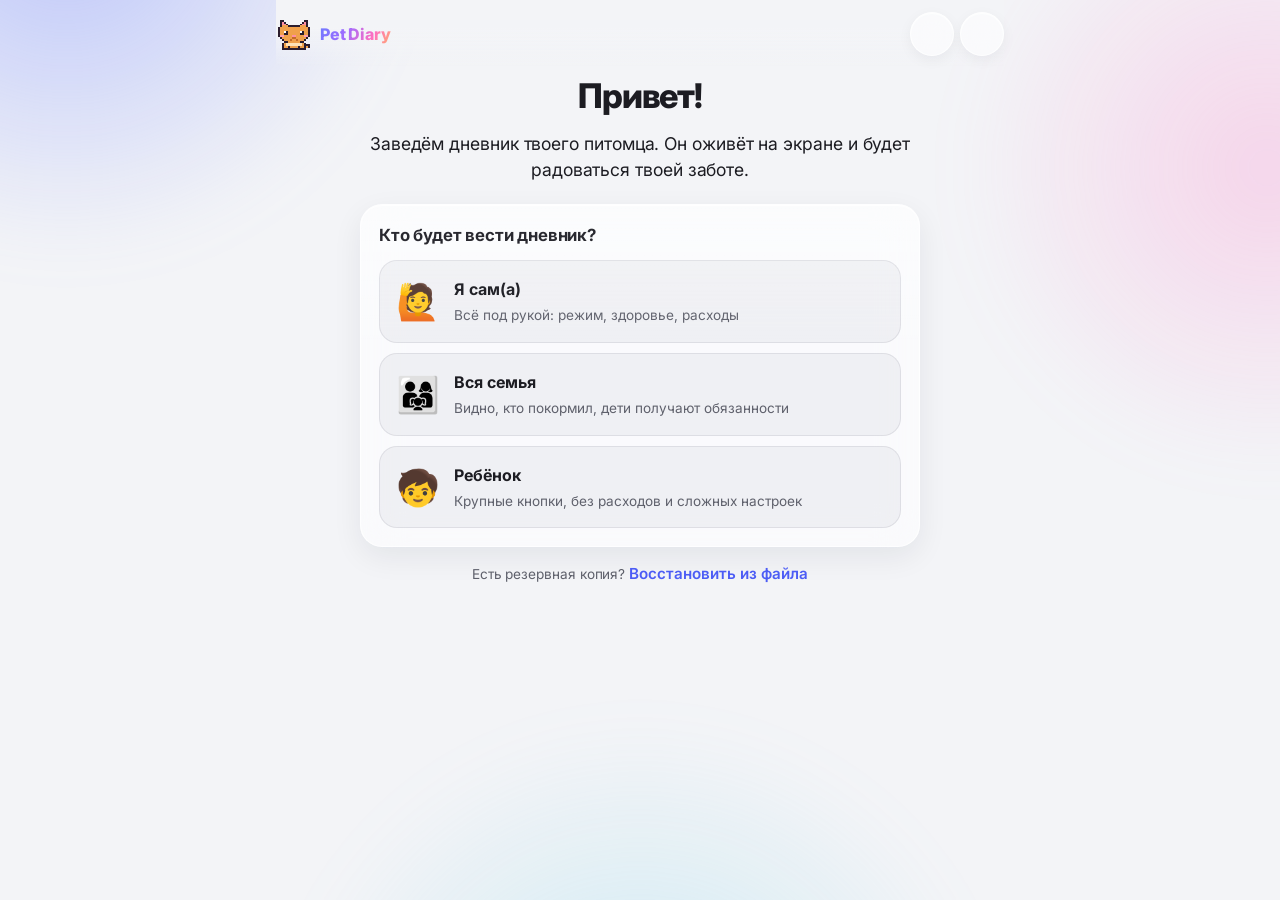
<file: index.html>
<!doctype html>
<html lang="ru">
  <head>
    <meta charset="UTF-8" />
    <meta name="viewport" content="width=device-width, initial-scale=1, viewport-fit=cover" />
    <title>Pet Diary — пиксельный дневник питомца</title>
    <meta
      name="description"
      content="Дневник питомца в пиксельном стиле: кормления, прогулки, прививки с напоминаниями, вес, расходы и статистика. Работает офлайн, данные хранятся только у вас."
    />
    <meta name="theme-color" content="#f3f4f7" />
    <meta name="apple-mobile-web-app-capable" content="yes" />
    <meta name="mobile-web-app-capable" content="yes" />
    <meta name="apple-mobile-web-app-status-bar-style" content="default" />
    <meta name="apple-mobile-web-app-title" content="Pet Diary" />
    <meta property="og:title" content="Pet Diary — пиксельный дневник питомца" />
    <meta property="og:description" content="Заботьтесь о питомце как в тамагочи, только по-настоящему." />
    <meta property="og:type" content="website" />
    <link rel="manifest" href="manifest.webmanifest" />
    <link rel="icon" href="icons/icon.svg" type="image/svg+xml" />
    <link rel="apple-touch-icon" href="icons/icon-192.png" />
    <link rel="preconnect" href="https://fonts.googleapis.com" />
    <link rel="preconnect" href="https://fonts.gstatic.com" crossorigin />
    <link
      href="https://fonts.googleapis.com/css2?family=Inter:wght@400;500;600;700;800&family=Nunito:wght@400;600;700;800&family=Press+Start+2P&display=swap&subset=cyrillic"
      rel="stylesheet"
    />
    <link rel="stylesheet" href="css/style.css" />
    <link rel="stylesheet" href="css/glass.css" />
    <script>
      // Тему ставим до отрисовки, чтобы не было вспышки светлого экрана
      try {
        var s = JSON.parse(localStorage.getItem("pet-diary-v2"));
        var t = s && s.settings && s.settings.theme;
        if (t === "light" || t === "dark") document.documentElement.dataset.theme = t;
      } catch (e) {}
    </script>
  </head>
  <body>
    <a class="skip-link" href="#main">К содержимому</a>

    <div class="app" id="app">
      <header class="topbar">
        <a class="logo" href="#home" aria-label="Pet Diary — на главную">
          <canvas class="logo-icon" id="logo-icon" width="18" height="18" aria-hidden="true"></canvas>
          <span>Pet Diary</span>
        </a>
        <div class="pet-switcher" id="pet-switcher" role="tablist" aria-label="Питомцы"></div>
        <div class="topbar-tools">
          <button class="icon-btn member-btn" id="member-btn" type="button" hidden></button>
          <button class="icon-btn" id="sound-toggle" type="button" aria-label="Звук"></button>
          <button class="icon-btn" id="theme-toggle" type="button" aria-label="Тема"></button>
          <a class="icon-btn" href="#settings" aria-label="Настройки">⚙️</a>
        </div>
      </header>

      <main id="main" tabindex="-1">
        <!-- Онбординг: первый питомец -->
        <section class="view" data-view="welcome" hidden>
          <div class="welcome">
            <h1 class="pixel-title">Привет!</h1>
            <p class="lead">Заведём дневник твоего питомца. Он оживёт на экране и будет радоваться твоей заботе.</p>
            <div class="card welcome-who" id="welcome-who" hidden>
              <h2 class="card-title">Кто будет вести дневник?</h2>
              <div class="who-grid">
                <button type="button" class="who-option" data-who="solo">
                  <span class="who-icon">🙋</span><strong>Я сам(а)</strong><span class="muted small">Всё под рукой: режим, здоровье, расходы</span>
                </button>
                <button type="button" class="who-option" data-who="family">
                  <span class="who-icon">👨‍👩‍👧</span><strong>Вся семья</strong><span class="muted small">Видно, кто покормил, дети получают обязанности</span>
                </button>
                <button type="button" class="who-option" data-who="kid">
                  <span class="who-icon">🧒</span><strong>Ребёнок</strong><span class="muted small">Крупные кнопки, без расходов и сложных настроек</span>
                </button>
              </div>
            </div>
            <div class="card" id="welcome-card">
              <canvas class="welcome-preview" id="welcome-preview" aria-hidden="true"></canvas>
              <div id="welcome-form"></div>
            </div>
            <p class="muted small">Есть резервная копия? <button class="link-btn" type="button" id="welcome-import">Восстановить из файла</button></p>
          </div>
        </section>

        <!-- Главная -->
        <section class="view" data-view="home" hidden>
          <div id="reminders"></div>

          <div class="card scene-card">
            <canvas class="scene" id="scene" aria-label="Питомец. Нажми, чтобы погладить" role="img"></canvas>
            <div class="speech" id="speech" role="status" hidden></div>
            <div class="scene-info">
              <div>
                <h1 class="pet-name" id="pet-name"></h1>
                <p class="pet-meta" id="pet-meta"></p>
              </div>
              <div class="mood" id="mood"></div>
            </div>
            <p class="scene-hint muted small">Нажми на питомца, чтобы погладить 💕</p>
          </div>

          <div class="card" id="chores-card" hidden>
            <h2 class="card-title">Обязанности</h2>
            <div class="chores" id="chores"></div>
          </div>

          <div class="card">
            <div class="card-head">
              <h2 class="card-title">План на сегодня</h2>
              <button class="link-btn" type="button" id="plan-setup">Настроить</button>
            </div>
            <div class="plan" id="plan"></div>
            <div class="weather" id="weather" hidden></div>
          </div>

          <div class="card">
            <h2 class="card-title">Быстрые действия</h2>
            <div class="actions" id="actions"></div>
            <form class="note-form composer" id="note-form">
              <input id="note-input" maxlength="200" placeholder="✨ Заметка: ужин не доеден, чихает…" aria-label="Текст заметки" />
              <button type="button" class="composer-btn" id="photo-btn" aria-label="Добавить фото">📷</button>
              <button type="submit" class="btn composer-send" aria-label="Сохранить заметку">↑</button>
            </form>
            <input type="file" id="photo-input" accept="image/*" hidden />
            <button class="btn btn-ghost btn-block symptom-btn" type="button" id="symptom-btn">🤒 Что-то не так</button>
          </div>

          <div class="card needs-card">
            <h2 class="card-title">Состояние</h2>
            <div class="needs" id="needs"></div>
          </div>

          <div class="card">
            <div class="card-head">
              <h2 class="card-title">Сегодня</h2>
              <a href="#journal" class="link-btn">Весь журнал →</a>
            </div>
            <ul class="timeline" id="today-list"></ul>
          </div>

          <div class="card" id="memories-card" hidden>
            <h2 class="card-title" id="memories-title"></h2>
            <div id="memories"></div>
          </div>

          <div class="card fact-card">
            <div class="card-head">
              <h2 class="card-title"><span class="ai-spark" aria-hidden="true">✦</span> Знаешь ли ты?</h2>
              <button class="link-btn" type="button" id="fact-more">Ещё факт</button>
            </div>
            <p class="fact-text" id="fact-text"></p>
          </div>
        </section>

        <!-- Журнал -->
        <section class="view" data-view="journal" hidden>
          <div class="view-head">
            <h1 class="pixel-title">Журнал</h1>
            <button class="btn" type="button" id="journal-add">＋ Запись</button>
          </div>
          <div class="toolbar">
            <input type="search" id="journal-search" placeholder="Поиск по заметкам…" aria-label="Поиск" />
          </div>
          <div class="chips" id="journal-filters" role="group" aria-label="Фильтр по типу"></div>
          <div id="journal-list"></div>
          <button class="btn btn-ghost btn-block" type="button" id="journal-more" hidden>Показать ещё</button>
        </section>

        <!-- Здоровье -->
        <section class="view" data-view="health" hidden>
          <div class="view-head">
            <h1 class="pixel-title">Здоровье</h1>
            <button class="btn" type="button" id="health-add">＋ Событие</button>
          </div>
          <div class="card">
            <div class="card-head">
              <h2 class="card-title">Самочувствие</h2>
              <button class="btn btn-small btn-ghost" type="button" id="symptom-add">🤒 Симптом</button>
            </div>
            <ul class="list" id="symptom-list"></ul>
            <button class="btn btn-block" type="button" id="vet-report-btn">📋 Отчёт для врача</button>
          </div>
          <div class="card">
            <h2 class="card-title">Скоро</h2>
            <ul class="list" id="health-upcoming"></ul>
          </div>
          <div class="card">
            <div class="card-head">
              <h2 class="card-title">Вес</h2>
              <button class="btn btn-small" type="button" id="weight-add">＋ Взвесить</button>
            </div>
            <div id="weight-summary" class="stat-row"></div>
            <div id="weight-chart" class="chart-wrap"></div>
            <ul class="list compact" id="weight-list"></ul>
          </div>
          <div class="card">
            <h2 class="card-title">Медицинская карта</h2>
            <div class="chips" id="health-filters"></div>
            <ul class="list" id="health-list"></ul>
          </div>
        </section>

        <!-- Расходы -->
        <section class="view" data-view="money" hidden>
          <div class="view-head">
            <h1 class="pixel-title">Расходы</h1>
            <button class="btn" type="button" id="expense-add">＋ Расход</button>
          </div>
          <div class="card">
            <div class="month-nav">
              <button class="icon-btn" type="button" id="month-prev" aria-label="Предыдущий месяц">◀</button>
              <h2 class="card-title" id="month-title"></h2>
              <button class="icon-btn" type="button" id="month-next" aria-label="Следующий месяц">▶</button>
            </div>
            <div class="stat-row" id="money-summary"></div>
            <div id="money-categories" class="category-bars"></div>
          </div>
          <div class="card">
            <h2 class="card-title">За полгода</h2>
            <div id="money-chart" class="chart-wrap"></div>
          </div>
          <div class="card">
            <h2 class="card-title">Траты месяца</h2>
            <ul class="list" id="money-list"></ul>
          </div>
        </section>

        <!-- Статистика и достижения -->
        <section class="view" data-view="stats" hidden>
          <div class="view-head">
            <h1 class="pixel-title">Статистика</h1>
            <button class="btn" type="button" id="report-btn">📸 Итоги месяца</button>
          </div>
          <div class="tiles" id="stats-tiles"></div>
          <div class="card">
            <h2 class="card-title">Активность за 7 дней</h2>
            <div id="stats-week" class="chart-wrap"></div>
          </div>
          <div class="card">
            <h2 class="card-title">Календарь заботы</h2>
            <div class="heatmap" id="stats-heatmap"></div>
            <div class="heatmap-legend muted small">меньше <i></i><i></i><i></i><i></i> больше</div>
          </div>
          <div class="card">
            <h2 class="card-title">Чем занимались</h2>
            <div id="stats-types" class="category-bars"></div>
          </div>
          <div class="card">
            <h2 class="card-title">Достижения <span class="muted" id="ach-count"></span></h2>
            <div class="achievements" id="achievements"></div>
          </div>
        </section>

        <!-- Настройки -->
        <section class="view" data-view="settings" hidden>
          <h1 class="pixel-title">Настройки</h1>
          <div class="card">
            <div class="card-head">
              <h2 class="card-title">Питомцы</h2>
              <button class="btn btn-small" type="button" id="pet-add">＋ Добавить</button>
            </div>
            <ul class="list" id="pets-list"></ul>
            <button class="btn btn-danger btn-block lost-btn" type="button" id="lost-btn">🆘 Питомец потерялся</button>
            <p class="muted small">Листовка для подъездов и соцсетей, а ещё QR-бирка на ошейник: нашедший отсканирует её и сразу увидит, кому звонить.</p>
          </div>
          <div class="card">
            <div class="card-head">
              <h2 class="card-title">Семья</h2>
              <button class="btn btn-small" type="button" id="member-add">＋ Человек</button>
            </div>
            <ul class="list" id="family-list"></ul>
          </div>
          <div class="card settings">
            <h2 class="card-title">Оформление и звук</h2>
            <label class="setting">
              <span>Детский режим<br /><small class="muted">Крупные кнопки, без расходов и опасных настроек</small></span>
              <input type="checkbox" id="set-kid" class="switch" />
            </label>
            <label class="setting">
              <span>Тема</span>
              <select id="set-theme">
                <option value="auto">Как в системе</option>
                <option value="light">Светлая</option>
                <option value="dark">Тёмная</option>
              </select>
            </label>
            <label class="setting">
              <span>8-битные звуки</span>
              <input type="checkbox" id="set-sound" class="switch" />
            </label>
            <label class="setting">
              <span>Напоминания о прививках и днях рождения</span>
              <input type="checkbox" id="set-notify" class="switch" />
            </label>
            <label class="setting">
              <span>Погода и советы для прогулок<br /><small class="muted">Нужен доступ к местоположению. Координаты округляются до ~1 км и уходят только в сервис погоды Open-Meteo.</small></span>
              <input type="checkbox" id="set-weather" class="switch" />
            </label>
            <label class="setting">
              <span>Валюта</span>
              <select id="set-currency">
                <option value="RUB">₽ Рубль</option>
                <option value="BYN">Br Белорусский рубль</option>
                <option value="KZT">₸ Тенге</option>
                <option value="UAH">₴ Гривна</option>
                <option value="USD">$ Доллар</option>
                <option value="EUR">€ Евро</option>
              </select>
            </label>
          </div>
          <div class="card settings">
            <h2 class="card-title">Данные</h2>
            <p class="muted small">Все записи хранятся только в этом браузере. Делай резервную копию, чтобы перенести дневник на другое устройство. <span id="backup-info"></span></p>
            <div class="button-row">
              <button class="btn" type="button" id="export-btn">💾 Скачать копию</button>
              <button class="btn btn-ghost" type="button" id="memo-btn">🤝 Памятка для няни</button>
              <button class="btn btn-ghost" type="button" id="import-btn">📂 Восстановить</button>
              <button class="btn btn-ghost" type="button" id="csv-btn">📊 Журнал в CSV</button>
              <button class="btn btn-ghost" type="button" id="print-btn">🖨️ Паспорт питомца</button>
            </div>
            <input type="file" id="import-file" accept="application/json,.json" hidden />
            <p id="storage-warning" class="warning small" hidden>⚠️ Браузер не даёт сохранять данные (приватный режим?). Записи пропадут после закрытия вкладки.</p>
          </div>
          <div class="card settings danger-zone">
            <h2 class="card-title">Опасная зона</h2>
            <button class="btn btn-danger" type="button" id="reset-btn">Стереть все данные</button>
          </div>
          <p class="about muted small">
            Pet Diary · сделано с 💕 Дарьей Сидоренко ·
            <a href="https://t.me/dasha_si1" target="_blank" rel="noopener">Telegram</a> ·
            <a href="https://github.com/dasha-sidorenko/pet-diary" target="_blank" rel="noopener">GitHub</a>
          </p>
        </section>
      </main>

      <nav class="tabbar" id="tabbar" aria-label="Разделы">
        <a href="#home" data-tab="home"><span class="tab-icon">🏠</span><span>Главная</span></a>
        <a href="#journal" data-tab="journal"><span class="tab-icon">📖</span><span>Журнал</span></a>
        <a href="#health" data-tab="health"><span class="tab-icon">❤️</span><span>Здоровье</span><b class="badge" id="health-badge" hidden></b></a>
        <a href="#money" data-tab="money"><span class="tab-icon">💰</span><span>Расходы</span></a>
        <a href="#stats" data-tab="stats"><span class="tab-icon">🏆</span><span>Итоги</span></a>
      </nav>
    </div>

    <dialog class="modal" id="modal">
      <form method="dialog" class="modal-body" id="modal-form" novalidate></form>
    </dialog>

    <div class="toasts" id="toasts" aria-live="polite"></div>
    <div class="print-area" id="print-area" aria-hidden="true"></div>

    <script src="js/utils.js"></script>
    <script src="js/store.js"></script>
    <script src="js/sprites.js"></script>
    <script src="js/sound.js"></script>
    <script src="js/charts.js"></script>
    <script src="js/weather.js"></script>
    <script src="js/vendor/qrcode.min.js"></script>
    <script src="js/ui.js"></script>
    <script src="js/photos.js"></script>
    <script src="js/content.js"></script>
    <script src="js/family.js"></script>
    <script src="js/report.js"></script>
    <script src="js/lost.js"></script>
    <script src="js/views/home.js"></script>
    <script src="js/views/journal.js"></script>
    <script src="js/views/health.js"></script>
    <script src="js/views/money.js"></script>
    <script src="js/views/stats.js"></script>
    <script src="js/views/settings.js"></script>
    <script src="js/app.js"></script>
  </body>
</html>
</file>
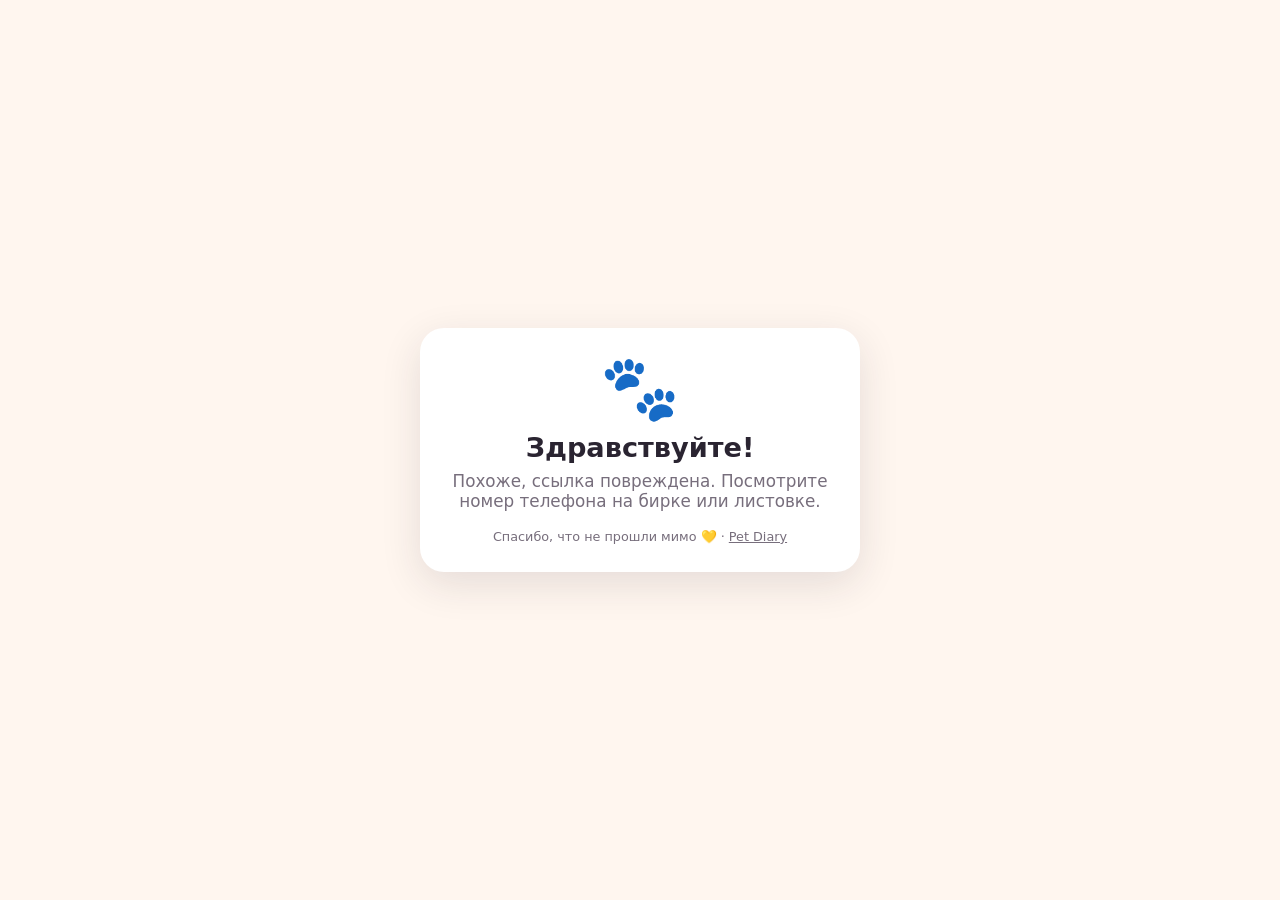
<file: found.html>
<!doctype html>
<html lang="ru">
  <head>
    <meta charset="UTF-8" />
    <meta name="viewport" content="width=device-width, initial-scale=1" />
    <meta name="robots" content="noindex" />
    <title>Я потерялся! — Pet Diary</title>
    <meta name="theme-color" content="#ff7a45" />
    <link rel="icon" href="icons/icon.svg" type="image/svg+xml" />
    <style>
      /* Страница для того, кто нашёл питомца: открывается по QR с бирки или листовки.
         Все данные — в части ссылки после #, она не отправляется на сервер. */
      :root {
        --bg: #fff6ef;
        --card: #ffffff;
        --ink: #2a2431;
        --muted: #776e7c;
        --accent: #ff7a45;
        --green: #2fa866;
        color-scheme: light;
      }
      * {
        box-sizing: border-box;
      }
      body {
        margin: 0;
        min-height: 100vh;
        font-family: "Segoe UI", system-ui, -apple-system, Roboto, sans-serif;
        background: var(--bg);
        color: var(--ink);
        display: flex;
        align-items: center;
        justify-content: center;
        padding: 24px 16px;
      }
      main {
        width: 100%;
        max-width: 440px;
        background: var(--card);
        border-radius: 24px;
        box-shadow: 0 12px 40px rgba(42, 36, 49, 0.12);
        padding: 28px 22px;
        text-align: center;
      }
      .emoji {
        font-size: 64px;
        line-height: 1;
      }
      h1 {
        margin: 12px 0 6px;
        font-size: 1.7rem;
        line-height: 1.2;
      }
      .lead {
        margin: 0 0 18px;
        color: var(--muted);
        font-size: 1.05rem;
      }
      .facts {
        text-align: left;
        background: #faf6f1;
        border-radius: 16px;
        padding: 12px 16px;
        margin: 0 0 20px;
      }
      .facts p {
        margin: 6px 0;
      }
      .btn {
        display: flex;
        align-items: center;
        justify-content: center;
        gap: 8px;
        width: 100%;
        padding: 16px;
        margin-top: 10px;
        border-radius: 16px;
        font-size: 1.15rem;
        font-weight: 700;
        text-decoration: none;
        color: #fff;
        background: var(--green);
      }
      .btn.secondary {
        background: #efe9e2;
        color: var(--ink);
      }
      .tips {
        margin: 22px 0 0;
        text-align: left;
        color: var(--muted);
        font-size: 0.95rem;
      }
      .tips li {
        margin-bottom: 6px;
      }
      footer {
        margin-top: 18px;
        font-size: 0.8rem;
        color: var(--muted);
      }
      footer a {
        color: var(--muted);
      }
    </style>
  </head>
  <body>
    <main id="card">
      <div class="emoji" id="emoji">🐾</div>
      <h1 id="title">Здравствуйте!</h1>
      <p class="lead" id="lead">Похоже, ссылка повреждена. Посмотрите номер телефона на бирке или листовке.</p>
      <div class="facts" id="facts" hidden></div>
      <div id="actions"></div>
      <ul class="tips" id="tips" hidden>
        <li>Если можно — дайте воды и подержите в тёплом спокойном месте.</li>
        <li>Не кормите незнакомой едой: у питомца может быть аллергия.</li>
        <li>Если не дозвонились — в любой ветклинике бесплатно проверят чип.</li>
      </ul>
      <footer>Спасибо, что не прошли мимо 💛 · <a href="./">Pet Diary</a></footer>
    </main>
    <script>
      (function () {
        "use strict";
        var EMOJI = { dog: "🐶", cat: "🐱", rodent: "🐹", bird: "🐦", other: "🐾" };

        function decode(hash) {
          var raw = hash.replace(/^#d=/, "").replace(/-/g, "+").replace(/_/g, "/");
          while (raw.length % 4) raw += "=";
          var bin = atob(raw);
          var bytes = new Uint8Array(bin.length);
          for (var i = 0; i < bin.length; i++) bytes[i] = bin.charCodeAt(i);
          return JSON.parse(new TextDecoder().decode(bytes));
        }

        function el(tag, attrs, text) {
          var node = document.createElement(tag);
          Object.keys(attrs || {}).forEach(function (k) {
            node.setAttribute(k, attrs[k]);
          });
          if (text) node.textContent = text;
          return node;
        }

        var data;
        try {
          data = decode(location.hash);
        } catch (e) {
          return;
        }
        if (!data || typeof data.n !== "string") return;

        var name = data.n.slice(0, 40);
        var female = data.x === "f";
        document.title = name + " потерял" + (female ? "ась" : "ся") + " — Pet Diary";
        document.getElementById("emoji").textContent = EMOJI[data.s] || "🐾";
        document.getElementById("title").textContent = "Меня зовут " + name + "!";
        document.getElementById("lead").textContent = "Кажется, я потерял" + (female ? "ась" : "ся") + ". Пожалуйста, позвоните по номеру ниже — меня очень ждут дома.";

        var facts = document.getElementById("facts");
        var rows = [];
        if (data.a) rows.push(["⛔ Мне нельзя", data.a]);
        if (data.m) rows.push(["💡 Важно", data.m]);
        if (data.c) rows.push(["🔖 Чип", data.c]);
        rows.forEach(function (r) {
          var p = el("p");
          p.append(el("strong", {}, r[0] + ": "), document.createTextNode(String(r[1]).slice(0, 200)));
          facts.append(p);
        });
        facts.hidden = !rows.length;

        // В ссылку tel: пропускаем только цифры и плюс
        var phone = String(data.p || "").replace(/[^\d+]/g, "");
        var actions = document.getElementById("actions");
        if (phone.length >= 5) {
          actions.append(el("a", { class: "btn", href: "tel:" + phone }, "📞 Позвонить: " + data.p));
          var sms = "Здравствуйте! Я нашёл(ла) " + name + ".";
          actions.append(el("a", { class: "btn secondary", href: "sms:" + phone + "?body=" + encodeURIComponent(sms) }, "💬 Написать SMS"));
        }
        document.getElementById("tips").hidden = false;
      })();
    </script>
  </body>
</html>
</file>
<file: css/style.css>
/* ==========================================================================
   Pet Diary — минимализм и «жидкое стекло».
   Интерфейс — спокойные нейтральные цвета, полупрозрачные карточки с размытием
   и мягкое сияние на фоне. Пиксельными остаются только питомец и его сцена.
   ========================================================================== */

:root {
  --font-ui: "Inter", "Nunito", "Segoe UI", system-ui, -apple-system, sans-serif;
  --font-head: var(--font-ui);
  --font-pixel: "Press Start 2P", monospace; /* только для логотипа */

  --bg: #f3f4f7;
  --bg-dot: transparent;
  --card: rgba(255, 255, 255, 0.62);
  --card-solid: #ffffff;
  --card-2: rgba(118, 118, 140, 0.08);
  --ink: #1c1c22;
  --muted: #5f616c;
  --line: rgba(20, 22, 40, 0.08);
  --shadow: rgba(30, 34, 60, 0.08);
  --accent: #4c5cf5;
  --accent-ink: #ffffff;
  --accent-2: #9466ff;
  --accent-soft: rgba(91, 108, 255, 0.12);
  --good: #2fbf71;
  --mid: #f5a623;
  --low: #ff5d62;
  /* Тона для цветного ТЕКСТА: темнее заливок, контраст ≥ 4.5:1 по HIG и Material */
  --good-text: #1d8049;
  --mid-text: #9a5b00;
  --low-text: #c22a32;
  --badge: #d12f37;
  --track: rgba(118, 118, 140, 0.14);
  --grid: rgba(118, 118, 140, 0.18);
  --danger: #d4363e;
  --gold: #ffc53d;
  --heat-0: rgba(118, 118, 140, 0.12);
  --heat-1: rgba(91, 108, 255, 0.25);
  --heat-2: rgba(91, 108, 255, 0.45);
  --heat-3: rgba(91, 108, 255, 0.7);
  --heat-4: #5b6cff;

  /* Стекло и сияние */
  --glass: rgba(255, 255, 255, 0.58);
  --glass-strong: rgba(255, 255, 255, 0.78);
  --glass-border: rgba(255, 255, 255, 0.75);
  --glass-edge: rgba(20, 22, 40, 0.06);
  --glass-blur: blur(22px) saturate(170%);
  --glow-1: rgba(120, 140, 255, 0.45);
  --glow-2: rgba(255, 122, 198, 0.26);
  --glow-3: rgba(110, 210, 235, 0.3);

  --px: 1px;
  --gap: 16px;
  --tabbar-h: 66px;

  --radius: 22px;
  --radius-sm: 14px;
  --sh-sm: 0 1px 2px rgba(20, 22, 40, 0.06);
  --sh-md: 0 6px 20px rgba(20, 22, 40, 0.06);
  --sh-lg: 0 1px 0 rgba(255, 255, 255, 0.8) inset, 0 10px 30px rgba(20, 22, 40, 0.07);
  --sh-xl: 0 30px 80px rgba(20, 22, 40, 0.22);
  --sh-btn: 0 6px 18px rgba(91, 108, 255, 0.35), 0 1px 0 rgba(255, 255, 255, 0.35) inset;
  --sh-btn-active: 0 2px 8px rgba(91, 108, 255, 0.3);
  --sh-press: 0 1px 0 rgba(255, 255, 255, 0.7) inset, 0 4px 14px rgba(20, 22, 40, 0.05);
  --sh-press-active: none;
  --sh-toast: 0 14px 40px rgba(20, 22, 40, 0.22);
  --sh-input: none;
  color-scheme: light;
}

@media (prefers-color-scheme: dark) {
  :root:not([data-theme="light"]) {
    --bg: #0d0e13;
    --card: rgba(34, 36, 48, 0.55);
    --card-solid: #1b1c24;
    --card-2: rgba(255, 255, 255, 0.06);
    --ink: #f4f4f7;
    --muted: #9b9caa;
    --line: rgba(255, 255, 255, 0.09);
    --shadow: rgba(0, 0, 0, 0.4);
    --accent: #7d8bff;
    --good-text: #4fd88e;
    --mid-text: #ffbf4d;
    --low-text: #ff8085;
    --accent-soft: rgba(125, 139, 255, 0.16);
    --track: rgba(255, 255, 255, 0.08);
    --grid: rgba(255, 255, 255, 0.1);
    --heat-0: rgba(255, 255, 255, 0.06);
    --heat-1: rgba(125, 139, 255, 0.3);
    --heat-2: rgba(125, 139, 255, 0.5);
    --heat-3: rgba(125, 139, 255, 0.75);
    --heat-4: #9aa5ff;
    --glass: rgba(30, 32, 44, 0.5);
    --glass-strong: rgba(30, 32, 44, 0.78);
    --glass-border: rgba(255, 255, 255, 0.1);
    --glass-edge: rgba(0, 0, 0, 0.3);
    --glow-1: rgba(90, 105, 255, 0.35);
    --glow-2: rgba(220, 80, 170, 0.2);
    --glow-3: rgba(40, 160, 200, 0.2);
    --sh-lg: 0 1px 0 rgba(255, 255, 255, 0.06) inset, 0 12px 34px rgba(0, 0, 0, 0.35);
    --sh-press: 0 1px 0 rgba(255, 255, 255, 0.06) inset, 0 4px 14px rgba(0, 0, 0, 0.25);
    --sh-md: 0 6px 20px rgba(0, 0, 0, 0.3);
    color-scheme: dark;
  }
}

:root[data-theme="dark"] {
  --bg: #0d0e13;
  --card: rgba(34, 36, 48, 0.55);
  --card-solid: #1b1c24;
  --card-2: rgba(255, 255, 255, 0.06);
  --ink: #f4f4f7;
  --muted: #9b9caa;
  --line: rgba(255, 255, 255, 0.09);
  --shadow: rgba(0, 0, 0, 0.4);
  --accent: #7d8bff;
  --good-text: #4fd88e;
  --mid-text: #ffbf4d;
  --low-text: #ff8085;
  --accent-soft: rgba(125, 139, 255, 0.16);
  --track: rgba(255, 255, 255, 0.08);
  --grid: rgba(255, 255, 255, 0.1);
  --heat-0: rgba(255, 255, 255, 0.06);
  --heat-1: rgba(125, 139, 255, 0.3);
  --heat-2: rgba(125, 139, 255, 0.5);
  --heat-3: rgba(125, 139, 255, 0.75);
  --heat-4: #9aa5ff;
  --glass: rgba(30, 32, 44, 0.5);
  --glass-strong: rgba(30, 32, 44, 0.78);
  --glass-border: rgba(255, 255, 255, 0.1);
  --glass-edge: rgba(0, 0, 0, 0.3);
  --glow-1: rgba(90, 105, 255, 0.35);
  --glow-2: rgba(220, 80, 170, 0.2);
  --glow-3: rgba(40, 160, 200, 0.2);
  --sh-lg: 0 1px 0 rgba(255, 255, 255, 0.06) inset, 0 12px 34px rgba(0, 0, 0, 0.35);
  --sh-press: 0 1px 0 rgba(255, 255, 255, 0.06) inset, 0 4px 14px rgba(0, 0, 0, 0.25);
  --sh-md: 0 6px 20px rgba(0, 0, 0, 0.3);
  color-scheme: dark;
}

/* ---------- База ---------- */

*,
*::before,
*::after {
  box-sizing: border-box;
}

html {
  -webkit-text-size-adjust: 100%;
  scroll-padding-top: 80px;
}

body {
  margin: 0;
  font-family: var(--font-ui);
  font-size: 17px;
  line-height: 1.5;
  color: var(--ink);
  background-color: var(--bg);
  background-image: radial-gradient(var(--bg-dot) 1.5px, transparent 1.5px);
  background-size: 18px 18px;
  min-height: 100vh;
  -webkit-font-smoothing: antialiased;
}

[hidden] {
  display: none !important;
}

a {
  color: var(--accent);
}

button,
input,
select,
textarea {
  font: inherit;
  color: inherit;
}

canvas {
  image-rendering: pixelated;
  image-rendering: crisp-edges;
}

:focus-visible {
  outline: var(--px) dashed var(--accent);
  outline-offset: 2px;
}

.visually-hidden {
  position: absolute !important;
  width: 1px;
  height: 1px;
  overflow: hidden;
  clip: rect(0 0 0 0);
  white-space: nowrap;
}

.skip-link {
  position: absolute;
  left: 8px;
  top: -60px;
  z-index: 100;
  padding: 8px 12px;
  background: var(--card);
  border: var(--px) solid var(--line);
  border-radius: var(--radius);
}

.skip-link:focus {
  top: 8px;
}

.muted {
  color: var(--muted);
}

.small {
  font-size: 0.85rem;
}

.warning {
  color: var(--danger);
}

/* ---------- Каркас ---------- */

.app {
  max-width: 760px;
  margin: 0 auto;
  padding: 0 16px calc(var(--tabbar-h) + 32px + env(safe-area-inset-bottom));
}

.app.is-onboarding .tabbar,
.app.is-onboarding .topbar-tools a {
  display: none;
}

.topbar {
  position: sticky;
  top: 0;
  z-index: 20;
  display: flex;
  align-items: center;
  gap: 12px;
  padding: 12px 0;
  margin-bottom: 8px;
  background: linear-gradient(var(--bg) 75%, transparent);
}

.logo {
  display: flex;
  align-items: center;
  gap: 8px;
  color: var(--ink);
  text-decoration: none;
  font-family: var(--font-pixel);
  font-size: 12px;
  letter-spacing: 1px;
  white-space: nowrap;
}

.logo-icon {
  width: 36px;
  height: 36px;
}

.pet-switcher {
  display: flex;
  gap: 6px;
  overflow-x: auto;
  flex: 1;
  scrollbar-width: none;
  padding: 4px;
}

.pet-switcher::-webkit-scrollbar {
  display: none;
}

.topbar-tools {
  display: flex;
  gap: 6px;
  margin-left: auto;
}

.pet-chip {
  display: flex;
  align-items: center;
  gap: 6px;
  padding: 4px 10px 4px 4px;
  background: var(--card);
  border: var(--px) solid var(--line);
  border-radius: var(--radius);
  cursor: pointer;
  white-space: nowrap;
  box-shadow: var(--sh-sm);
}

.pet-chip.is-active {
  background: var(--accent);
  color: var(--accent-ink);
}

.chip-avatar {
  width: 26px;
  height: 26px;
}

.pet-chip-name {
  max-width: 90px;
  overflow: hidden;
  text-overflow: ellipsis;
}

/* ---------- Пиксельные коробки ---------- */

.card {
  position: relative;
  background: var(--card);
  border: var(--px) solid var(--line);
  border-radius: var(--radius);
  box-shadow: var(--sh-lg);
  padding: 16px;
  margin-bottom: 20px;
}

.card-title {
  margin: 0 0 12px;
  font-family: var(--font-head);
  font-weight: 800;
  font-size: 1.25rem;
  font-weight: 700;
}

.card-head,
.view-head {
  display: flex;
  align-items: center;
  justify-content: space-between;
  gap: 12px;
  margin-bottom: 12px;
}

.card-head .card-title {
  margin: 0;
}

.pixel-title {
  font-family: var(--font-pixel);
  font-size: clamp(16px, 4.5vw, 22px);
  line-height: 1.4;
  margin: 8px 0 16px;
  text-shadow: 3px 3px 0 var(--accent-soft);
}

.view-head .pixel-title {
  margin: 0;
}

/* ---------- Кнопки ---------- */

.btn {
  display: inline-flex;
  align-items: center;
  justify-content: center;
  gap: 6px;
  padding: 10px 16px;
  border: var(--px) solid var(--line);
  border-radius: var(--radius);
  background: var(--accent);
  color: var(--accent-ink);
  font-weight: 700;
  cursor: pointer;
  box-shadow: var(--sh-btn);
  transform: translateY(0);
  transition: transform 0.06s, box-shadow 0.06s, filter 0.15s;
  text-decoration: none;
  white-space: nowrap;
}

.btn:hover {
  filter: brightness(1.06);
}

.btn:active {
  transform: translateY(4px);
  box-shadow: var(--sh-btn-active);
}

.btn:disabled {
  opacity: 0.5;
  cursor: not-allowed;
}

.btn-small {
  padding: 6px 10px;
  font-size: 0.9rem;
}

.btn-ghost {
  background: var(--card-2);
  color: var(--ink);
}

.btn-danger {
  background: var(--danger);
  color: #fff;
}

.btn-block {
  width: 100%;
}

.icon-btn {
  display: inline-flex;
  align-items: center;
  justify-content: center;
  min-width: 40px;
  height: 40px;
  padding: 0 8px;
  background: var(--card);
  border: var(--px) solid var(--line);
  border-radius: var(--radius);
  box-shadow: var(--sh-sm);
  cursor: pointer;
  text-decoration: none;
  color: var(--ink);
  font-size: 1rem;
}

.icon-btn:active {
  transform: translate(2px, 2px);
  box-shadow: none;
}

.icon-btn:disabled {
  opacity: 0.4;
  cursor: not-allowed;
}

.icon-btn.small {
  min-width: 32px;
  height: 32px;
  font-size: 0.9rem;
  border-width: 2px;
  box-shadow: none;
  background: transparent;
}

.icon-btn.small:hover {
  background: var(--card-2);
}

.icon-btn.small.danger:hover {
  background: var(--danger);
  color: #fff;
}

.link-btn {
  background: none;
  border: none;
  padding: 0;
  color: var(--accent);
  cursor: pointer;
  text-decoration: underline;
  text-underline-offset: 3px;
  font-size: 0.95rem;
}

.button-row {
  display: flex;
  flex-wrap: wrap;
  gap: 10px;
  margin-bottom: 4px;
}

/* ---------- Сцена с питомцем ---------- */

.scene-card {
  padding: 0;
  overflow: hidden;
}

.scene {
  display: block;
  width: 100%;
  aspect-ratio: 72 / 44;
  cursor: pointer;
  border-bottom: var(--px) solid var(--line);
  touch-action: manipulation;
}

.scene-info {
  display: flex;
  justify-content: space-between;
  align-items: center;
  gap: 12px;
  padding: 14px 16px 4px;
  flex-wrap: wrap;
}

.pet-name {
  font-family: var(--font-pixel);
  font-size: clamp(16px, 5vw, 22px);
  margin: 0 0 6px;
  word-break: break-word;
}

.pet-meta {
  margin: 0;
  color: var(--muted);
}

.mood {
  display: grid;
  grid-template-columns: auto 1fr;
  column-gap: 8px;
  align-items: center;
  padding: 8px 12px;
  background: var(--card-2);
  border: var(--px) solid var(--line);
  border-radius: var(--radius);
}

.mood-icon {
  grid-row: span 2;
  font-size: 1.6rem;
}

.mood-text {
  font-weight: 700;
}

.mood-hint {
  color: var(--low);
  font-size: 0.85rem;
}

.scene-hint {
  margin: 4px 16px 14px;
}

/* ---------- Напоминания ---------- */

.reminder {
  display: block;
  padding: 10px 14px;
  margin-bottom: 12px;
  background: var(--mid);
  color: #2b1d2e;
  border: var(--px) solid var(--line);
  border-radius: var(--radius);
  box-shadow: var(--sh-md);
  text-decoration: none;
  font-weight: 500;
}

.reminder.is-overdue {
  background: var(--low);
  color: #fff;
  animation: blink-border 1.2s steps(2) infinite;
}

.reminder.is-birthday {
  background: linear-gradient(90deg, #ffcf3f, #ff8fa3, #b18cff);
}

@keyframes blink-border {
  50% {
    border-color: #fff;
  }
}

/* ---------- Потребности ---------- */

.needs {
  display: grid;
  grid-template-columns: repeat(auto-fit, minmax(240px, 1fr));
  gap: 14px 24px;
}

.need-head {
  display: flex;
  justify-content: space-between;
  gap: 8px;
  margin-bottom: 6px;
}

.bar {
  display: grid;
  grid-template-columns: repeat(10, 1fr);
  gap: 3px;
  padding: 3px;
  border: var(--px) solid var(--line);
  border-radius: var(--radius);
  background: var(--card-2);
}

.bar i {
  height: 12px;
  background: var(--track);
}

.bar-good i.on {
  background: var(--good);
  box-shadow: inset 0 -3px 0 rgba(0, 0, 0, 0.15);
}

.bar-mid i.on {
  background: var(--mid);
  box-shadow: inset 0 -3px 0 rgba(0, 0, 0, 0.15);
}

.bar-low i.on {
  background: var(--low);
  box-shadow: inset 0 -3px 0 rgba(0, 0, 0, 0.15);
}

/* ---------- Быстрые действия ---------- */

.actions {
  display: grid;
  grid-template-columns: repeat(5, minmax(0, 1fr));
  gap: 10px;
}

.action-btn {
  display: flex;
  flex-direction: column;
  align-items: center;
  gap: 4px;
  padding: 12px 4px 10px;
  background: var(--card-2);
  border: var(--px) solid var(--line);
  border-radius: var(--radius);
  box-shadow: var(--sh-press);
  cursor: pointer;
  transition: transform 0.06s, box-shadow 0.06s, background 0.15s;
}

.action-btn:hover {
  background: var(--accent-soft);
}

.action-btn:active {
  transform: translateY(4px);
  box-shadow: var(--sh-press-active);
}

.action-icon {
  font-size: 1.7rem;
  line-height: 1;
}

.action-label {
  font-size: 0.85rem;
  text-align: center;
  line-height: 1.15;
}

.note-form {
  display: flex;
  gap: 8px;
  margin-top: 14px;
}

.note-form input {
  flex: 1;
  min-width: 0;
}

/* ---------- Поля ввода ---------- */

input:not([type="checkbox"]):not([type="radio"]),
select,
textarea {
  width: 100%;
  padding: 10px 12px;
  background: var(--card);
  border: var(--px) solid var(--line);
  border-radius: var(--radius);
  box-shadow: var(--sh-input);
  -webkit-appearance: none;
  appearance: none;
}

select {
  background-image: linear-gradient(45deg, transparent 50%, var(--ink) 50%), linear-gradient(135deg, var(--ink) 50%, transparent 50%);
  background-position: calc(100% - 18px) 55%, calc(100% - 12px) 55%;
  background-size: 6px 6px;
  background-repeat: no-repeat;
  padding-right: 34px;
}

textarea {
  resize: vertical;
}

input:focus,
select:focus,
textarea:focus {
  outline: none;
  border-color: var(--accent);
}

.form-grid {
  display: grid;
  grid-template-columns: 1fr 1fr;
  gap: 14px 12px;
}

.field {
  display: grid;
  gap: 6px;
  align-content: start;
  min-width: 0;
}

.field:has(textarea),
.field:has(.choice-grid),
.field:first-child,
.field-wide {
  grid-column: 1 / -1;
}

.field-label {
  font-size: 0.9rem;
  font-weight: 700;
}

.field-hint {
  margin: 0;
  font-size: 0.8rem;
  color: var(--muted);
}

.form-error {
  margin: 12px 0 0;
  padding: 8px 12px;
  background: var(--low);
  color: #fff;
  border: var(--px) solid var(--line);
  border-radius: var(--radius);
}

.choice-grid {
  display: grid;
  grid-template-columns: repeat(auto-fill, minmax(92px, 1fr));
  gap: 8px;
}

.choice-grid.is-compact {
  grid-template-columns: repeat(auto-fill, minmax(76px, 1fr));
}

.choice {
  display: flex;
  flex-direction: column;
  align-items: center;
  justify-content: center;
  gap: 4px;
  min-height: 52px;
  padding: 8px 4px;
  background: var(--card-2);
  border: var(--px) solid var(--line);
  border-radius: var(--radius);
  cursor: pointer;
  text-align: center;
  font-size: 0.82rem;
  line-height: 1.15;
  transition: transform 0.06s;
}

.choice:hover {
  background: var(--accent-soft);
}

input[type="radio"]:checked + .choice {
  background: var(--accent);
  color: var(--accent-ink);
  box-shadow: inset -3px -3px 0 rgba(0, 0, 0, 0.18);
  transform: translateY(-2px);
}

input[type="radio"]:focus-visible + .choice {
  outline: var(--px) dashed var(--accent);
  outline-offset: 2px;
}

.choice-icon {
  font-size: 1.4rem;
  line-height: 1;
}

.choice-avatar {
  width: 40px;
  height: 40px;
}

.swatch {
  width: 28px;
  height: 28px;
  border: var(--px) solid var(--line);
  border-radius: var(--radius);
}

/* Переключатель */
.switch {
  -webkit-appearance: none;
  appearance: none;
  position: relative;
  flex: none;
  width: 54px;
  height: 30px;
  margin: 0;
  background: var(--track);
  border: var(--px) solid var(--line);
  border-radius: var(--radius);
  cursor: pointer;
}

.switch::after {
  content: "";
  position: absolute;
  top: 3px;
  left: 3px;
  width: 18px;
  height: 18px;
  background: var(--card);
  border: var(--px) solid var(--line);
  border-radius: var(--radius);
  box-sizing: border-box;
  transition: transform 0.12s steps(3);
}

.switch:checked {
  background: var(--good);
}

.switch:checked::after {
  transform: translateX(24px);
}

/* ---------- Чипы-фильтры ---------- */

.toolbar {
  margin-bottom: 12px;
}

.chips {
  display: flex;
  gap: 8px;
  overflow-x: auto;
  padding: 2px 2px 10px;
  margin-bottom: 8px;
  scrollbar-width: thin;
}

.chip {
  flex: none;
  padding: 6px 12px;
  background: var(--card);
  border: var(--px) solid var(--line);
  border-radius: var(--radius);
  cursor: pointer;
  white-space: nowrap;
  font-size: 0.9rem;
}

.chip.is-active {
  background: var(--ink);
  color: var(--bg);
}

/* ---------- Лента и списки ---------- */

.timeline,
.list {
  list-style: none;
  margin: 0;
  padding: 0;
}

.day-title {
  display: flex;
  justify-content: space-between;
  align-items: baseline;
  gap: 8px;
  margin: 20px 0 8px;
  font-size: 1rem;
}

.day-title:first-child {
  margin-top: 4px;
}

.entry,
.list-item {
  display: flex;
  align-items: center;
  gap: 10px;
  padding: 10px 12px;
  margin-bottom: 8px;
  background: var(--card);
  border: var(--px) solid var(--line);
  border-radius: var(--radius);
}

#journal-list .entry {
  box-shadow: var(--sh-sm);
}

.card .entry,
.card .list-item {
  background: var(--card-2);
}

.entry-icon,
.list-icon {
  flex: none;
  display: grid;
  place-items: center;
  width: 38px;
  height: 38px;
  font-size: 1.3rem;
  background: var(--card);
  border: 2px solid var(--line);
}

.entry-body,
.list-body {
  display: flex;
  flex-direction: column;
  flex: 1;
  min-width: 0;
}

.entry-title {
  font-weight: 700;
}

.entry-note {
  color: var(--muted);
  overflow-wrap: anywhere;
}

.entry-time {
  flex: none;
  font-family: var(--font-ui);
  font-weight: 700;
  font-variant-numeric: tabular-nums;
  font-size: 0.85rem;
  color: var(--muted);
}

.entry-actions,
.list-actions {
  display: flex;
  gap: 4px;
  flex: none;
}

.entry-actions {
  opacity: 0.55;
  transition: opacity 0.15s;
}

.entry:hover .entry-actions,
.entry:focus-within .entry-actions {
  opacity: 1;
}

.list-item.is-overdue {
  border-color: var(--low);
  box-shadow: inset 6px 0 0 var(--low);
}

.list-item.is-soon {
  box-shadow: inset 6px 0 0 var(--mid);
}

.list-item.is-active {
  box-shadow: inset 6px 0 0 var(--accent);
}

.list-avatar {
  width: 44px;
  height: 44px;
  flex: none;
}

.next-date {
  color: var(--accent-2);
  font-weight: 500;
}

.amount {
  font-weight: 700;
  white-space: nowrap;
}

.empty-inline {
  padding: 8px 0;
}

.more-line {
  padding: 4px 0;
}

.empty {
  text-align: center;
  padding: 28px 16px;
  color: var(--muted);
}

.empty-icon {
  font-size: 2.6rem;
  margin-bottom: 8px;
  animation: float 2s steps(4) infinite;
}

@keyframes float {
  50% {
    transform: translateY(-6px);
  }
}

/* ---------- Статистика ---------- */

.stat-row {
  display: flex;
  flex-wrap: wrap;
  gap: 10px;
  margin-bottom: 14px;
}

.stat {
  flex: 1 1 120px;
  display: flex;
  flex-direction: column;
  padding: 10px 12px;
  background: var(--card-2);
  border: var(--px) solid var(--line);
  border-radius: var(--radius);
}

.stat-value {
  font-family: var(--font-head);
  font-weight: 800;
  font-size: 1.35rem;
  line-height: 1.3;
  word-break: break-word;
}

.stat-label {
  font-size: 0.82rem;
  color: var(--muted);
}

.stat.is-up .stat-value {
  color: var(--low);
}

.stat.is-down .stat-value {
  color: var(--good);
}

.tiles {
  display: grid;
  grid-template-columns: repeat(3, 1fr);
  gap: 12px;
  margin-bottom: 20px;
}

.tile {
  display: flex;
  flex-direction: column;
  align-items: center;
  gap: 4px;
  padding: 14px 8px;
  background: var(--card);
  border: var(--px) solid var(--line);
  border-radius: var(--radius);
  box-shadow: var(--sh-md);
  text-align: center;
}

.tile-icon {
  font-size: 1.5rem;
}

.tile-value {
  font-family: var(--font-pixel);
  font-size: 18px;
}

.tile-label {
  font-size: 0.82rem;
  color: var(--muted);
}

.chart-wrap {
  margin: 4px 0 8px;
}

.chart {
  display: block;
  width: 100%;
  height: auto;
  overflow: visible;
}

.chart-grid {
  stroke: var(--grid);
  stroke-width: 1;
  stroke-dasharray: 3 3;
}

.chart-line {
  fill: none;
  stroke: var(--accent);
  stroke-width: 3;
}

.chart-dot {
  fill: var(--card);
  stroke: var(--ink);
  stroke-width: 2;
}

.chart-bar {
  fill: var(--accent-2);
}

.chart-bar.is-highlight {
  fill: var(--accent);
}

.chart-label {
  font-family: var(--font-ui);
  font-size: 11px;
  font-weight: 600;
  fill: var(--muted);
}

.chart-value {
  font-family: var(--font-ui);
  font-weight: 800;
  font-size: 10px;
  fill: var(--ink);
  text-anchor: middle;
}

.category-bars {
  display: grid;
  gap: 12px;
}

.cat-bar-head {
  display: flex;
  justify-content: space-between;
  gap: 8px;
  margin-bottom: 4px;
  font-size: 0.92rem;
}

.cat-bar-track {
  height: 16px;
  background: var(--track);
  border: var(--px) solid var(--line);
  border-radius: var(--radius);
}

.cat-bar-fill {
  height: 100%;
  background: repeating-linear-gradient(90deg, var(--accent-2) 0 8px, color-mix(in srgb, var(--accent-2) 80%, #000) 8px 10px);
}

.month-nav {
  display: flex;
  align-items: center;
  justify-content: space-between;
  gap: 8px;
  margin-bottom: 14px;
}

.month-nav .card-title {
  margin: 0;
  text-align: center;
}

.heatmap {
  display: flex;
  gap: 4px;
  overflow-x: auto;
  padding-bottom: 6px;
}

.heat-col {
  display: grid;
  gap: 4px;
  flex: 1;
  min-width: 14px;
}

.heat,
.heatmap-legend i {
  display: block;
  aspect-ratio: 1;
  background: var(--heat-0);
  border: 2px solid var(--line);
}

.heat.l1,
.heatmap-legend i:nth-of-type(1) {
  background: var(--heat-1);
}

.heat.l2,
.heatmap-legend i:nth-of-type(2) {
  background: var(--heat-2);
}

.heat.l3,
.heatmap-legend i:nth-of-type(3) {
  background: var(--heat-3);
}

.heat.l4,
.heatmap-legend i:nth-of-type(4) {
  background: var(--heat-4);
}

.heat.is-future {
  opacity: 0.25;
}

.heat.is-today {
  outline: 2px solid var(--accent);
  outline-offset: 1px;
}

.heatmap-legend {
  display: flex;
  align-items: center;
  justify-content: flex-end;
  gap: 4px;
  margin-top: 8px;
}

.heatmap-legend i {
  width: 14px;
}

.achievements {
  display: grid;
  grid-template-columns: repeat(auto-fill, minmax(150px, 1fr));
  gap: 10px;
}

.badge-card {
  display: flex;
  flex-direction: column;
  align-items: center;
  gap: 4px;
  padding: 12px 8px;
  background: var(--card-2);
  border: var(--px) solid var(--line);
  border-radius: var(--radius);
  text-align: center;
  opacity: 0.55;
  filter: grayscale(1);
}

.badge-card.is-open {
  opacity: 1;
  filter: none;
  background: linear-gradient(var(--card), var(--card-2));
  box-shadow: inset 0 0 0 3px var(--gold);
}

.badge-icon {
  font-size: 1.8rem;
}

.badge-title {
  font-size: 0.92rem;
}

.badge-desc {
  font-size: 0.78rem;
  color: var(--muted);
  line-height: 1.2;
}

/* ---------- Настройки ---------- */

.settings .setting {
  display: flex;
  align-items: center;
  justify-content: space-between;
  gap: 16px;
  padding: 10px 0;
  border-bottom: 2px dashed var(--grid);
}

.settings .setting:last-child {
  border-bottom: none;
}

.settings .setting select {
  width: auto;
  min-width: 180px;
}

.danger-zone {
  border-color: var(--danger);
}

.about {
  text-align: center;
  margin: 24px 0;
}

/* ---------- Онбординг ---------- */

.welcome {
  max-width: 560px;
  margin: 0 auto;
  text-align: center;
}

.welcome .pixel-title {
  font-size: clamp(22px, 7vw, 34px);
}

.lead {
  font-size: 1.1rem;
  margin: 0 0 20px;
}

.welcome .card {
  text-align: left;
}

.welcome-preview {
  display: block;
  width: calc(100% + 32px);
  margin: -16px -16px 16px;
  aspect-ratio: 72 / 44;
  border-bottom: var(--px) solid var(--line);
}

/* ---------- Нижняя навигация ---------- */

.tabbar {
  position: fixed;
  left: 50%;
  bottom: calc(12px + env(safe-area-inset-bottom));
  z-index: 30;
  transform: translateX(-50%);
  display: flex;
  width: min(560px, calc(100% - 24px));
  height: var(--tabbar-h);
  background: var(--card);
  border: var(--px) solid var(--line);
  border-radius: var(--radius);
  box-shadow: var(--sh-lg);
}

.tabbar a {
  position: relative;
  flex: 1;
  display: flex;
  flex-direction: column;
  align-items: center;
  justify-content: center;
  gap: 2px;
  color: var(--muted);
  text-decoration: none;
  font-size: 0.75rem;
}

.tabbar a + a {
  border-left: 2px dashed var(--grid);
}

.tab-icon {
  font-size: 1.35rem;
  line-height: 1;
  filter: grayscale(0.6);
  transition: transform 0.1s steps(2);
}

.tabbar a.is-active {
  color: var(--ink);
  background: var(--accent-soft);
  font-weight: 700;
}

.tabbar a.is-active .tab-icon {
  filter: none;
  transform: translateY(-3px);
}

.badge {
  position: absolute;
  top: 6px;
  right: 4px;
  min-width: 20px;
  padding: 1px 5px;
  background: var(--low);
  color: #fff;
  border: 2px solid var(--line);
  font-family: var(--font-ui);
  font-weight: 800;
  font-size: 11px;
  line-height: 14px;
  font-style: normal;
}

/* ---------- Модальное окно ---------- */

.modal {
  width: min(560px, calc(100% - 24px));
  max-height: calc(100vh - 32px);
  padding: 0;
  color: var(--ink);
  background: var(--card);
  border: var(--px) solid var(--line);
  border-radius: var(--radius);
  box-shadow: var(--sh-xl);
  overflow: auto;
}

.modal[open] {
  animation: pop 0.18s steps(3);
}

.modal::backdrop {
  background: rgba(20, 16, 38, 0.55);
  backdrop-filter: blur(2px);
}

@keyframes pop {
  from {
    transform: scale(0.9);
    opacity: 0;
  }
}

.modal-body {
  padding: 18px;
  margin: 0;
}

.modal-head {
  display: flex;
  align-items: center;
  justify-content: space-between;
  gap: 12px;
  margin-bottom: 14px;
}

.modal-title {
  margin: 0 0 4px;
  font-family: var(--font-head);
  font-weight: 800;
  font-size: 1.4rem;
  line-height: 1.25;
}

.confirm-text {
  margin: 12px 0 20px;
}

.modal-actions {
  display: flex;
  align-items: center;
  gap: 10px;
  margin-top: 20px;
  flex-wrap: wrap;
}

.spacer {
  flex: 1;
}

/* ---------- Тосты ---------- */

.toasts {
  position: fixed;
  left: 50%;
  bottom: calc(var(--tabbar-h) + 28px + env(safe-area-inset-bottom));
  z-index: 50;
  transform: translateX(-50%);
  display: flex;
  flex-direction: column;
  align-items: center;
  gap: 8px;
  width: min(480px, calc(100% - 24px));
  pointer-events: none;
}

.toast {
  display: flex;
  align-items: center;
  gap: 10px;
  width: 100%;
  padding: 10px 12px;
  background: var(--ink);
  color: var(--bg);
  border: var(--px) solid var(--line);
  border-radius: var(--radius);
  box-shadow: var(--sh-toast);
  pointer-events: auto;
  animation: toast-in 0.2s steps(3);
}

.toast.is-leaving {
  opacity: 0;
  transform: translateY(8px);
  transition: all 0.2s steps(3);
}

.toast-gold {
  background: var(--gold);
  color: #2b1d2e;
}

.toast-error {
  background: var(--danger);
  color: #fff;
}

.toast-icon {
  font-size: 1.3rem;
}

.toast-text {
  flex: 1;
}

.toast-action {
  padding: 4px 10px;
  background: var(--accent);
  color: #fff;
  border: 2px solid currentColor;
  cursor: pointer;
  font-weight: 700;
}

@keyframes toast-in {
  from {
    opacity: 0;
    transform: translateY(12px);
  }
}

/* ---------- Адаптив ---------- */

@media (max-width: 600px) {
  body {
    font-size: 16px;
  }

  .logo span {
    display: none;
  }

  .actions {
    grid-template-columns: repeat(4, 1fr);
    gap: 8px;
  }

  .action-label {
    font-size: 0.75rem;
  }

  .tiles {
    grid-template-columns: repeat(2, 1fr);
  }

  .form-grid {
    grid-template-columns: 1fr;
  }

  .entry-time {
    font-size: 0.8rem;
  }

  .settings .setting {
    flex-wrap: wrap;
  }

  .settings .setting select {
    width: 100%;
  }

  .scene-info {
    align-items: flex-start;
  }
}

@media (max-width: 380px) {
  .actions {
    grid-template-columns: repeat(3, 1fr);
  }

  .tabbar a span:not(.tab-icon) {
    font-size: 0.68rem;
  }
}

@media (prefers-reduced-motion: reduce) {
  *,
  *::before,
  *::after {
    animation: none !important;
    transition: none !important;
  }
}

/* ---------- Печать паспорта ---------- */

.print-area {
  display: none;
}

@media print {
  body {
    background: #fff;
    color: #000;
    font-size: 12pt;
  }

  .app,
  .toasts,
  .modal,
  .skip-link {
    display: none !important;
  }

  .print-area {
    display: block;
  }

  .print-head {
    display: flex;
    align-items: center;
    gap: 16px;
    margin-bottom: 16px;
  }

  .print-head h1 {
    margin: 0;
    font-family: var(--font-pixel);
    font-size: 16pt;
  }

  .print-avatar {
    width: 80px;
    height: 80px;
  }

  .print-area h2 {
    margin: 20px 0 8px;
    font-size: 13pt;
  }

  .print-table {
    width: 100%;
    border-collapse: collapse;
  }

  .print-table th,
  .print-table td {
    padding: 5px 8px;
    border: 1px solid #333;
    text-align: left;
    vertical-align: top;
  }

  .print-table th {
    background: #eee;
  }
}

/* ---------- Уточнения для узких экранов ---------- */

.list.compact .list-item {
  padding: 6px 10px;
  margin-bottom: 6px;
}

@media (max-width: 600px) {
  .actions {
    grid-template-columns: repeat(4, minmax(0, 1fr));
  }

  .topbar {
    gap: 8px;
  }

  .topbar-tools .icon-btn {
    min-width: 36px;
    height: 36px;
    padding: 0 6px;
  }

  .pet-chip {
    padding: 3px;
  }

  .pet-chip:not(.is-active) .pet-chip-name {
    display: none;
  }

  .pet-chip.is-active {
    padding-right: 8px;
  }

  .pet-chip-name {
    max-width: 70px;
  }

  #health-upcoming .list-item {
    flex-wrap: wrap;
  }

  #health-upcoming .list-actions {
    width: 100%;
    justify-content: flex-end;
  }

  .settings .setting {
    flex-wrap: nowrap;
  }

  .settings .setting:has(select) {
    flex-wrap: wrap;
  }
}

@media (max-width: 380px) {
  .actions {
    grid-template-columns: repeat(3, minmax(0, 1fr));
  }
}

/* ---------- Шрифты: пиксельный характер в заголовках, читаемость в тексте ---------- */

.btn,
.chip,
.tabbar a,
.day-title,
.badge-title,
.mood-text {
  font-weight: 800;
}

.entry-title,
.list-body strong {
  font-weight: 700;
}

.entry-note,
.field-hint,
.badge-desc,
.stat-label,
.tile-label {
  line-height: 1.35;
}

/* ---------- Быстрая правка записей ---------- */

.entry-body {
  cursor: text;
}

.entry-note-empty {
  font-size: 0.85rem;
  opacity: 0;
  transition: opacity 0.15s;
}

.entry:hover .entry-note-empty,
.entry:focus-within .entry-note-empty {
  opacity: 0.7;
}

@media (hover: none) {
  .entry-note-empty {
    opacity: 0.55;
  }
}

input.inline-edit {
  margin-top: 4px;
  padding: 6px 8px;
  font-size: 0.95rem;
}

.time-shortcuts {
  display: flex;
  flex-wrap: wrap;
  gap: 6px;
  margin-top: 6px;
}

.time-shortcuts .chip {
  padding: 4px 10px;
  font-size: 0.85rem;
}

/* ---------- План на сегодня ---------- */

.plan {
  display: grid;
  gap: 12px;
}

.plan-empty {
  margin: 0;
}

.plan-row {
  display: flex;
  align-items: center;
  gap: 12px;
}

.plan-icon {
  font-size: 1.6rem;
  width: 36px;
  text-align: center;
  flex: none;
}

.plan-body {
  flex: 1;
  min-width: 0;
}

.plan-head {
  display: flex;
  justify-content: space-between;
  align-items: baseline;
  gap: 8px;
  margin-bottom: 6px;
}

.plan-pips {
  display: flex;
  flex-wrap: wrap;
  gap: 4px;
}

.plan-pips i {
  width: 22px;
  height: 12px;
  background: var(--track);
  border: 2px solid var(--line);
}

.plan-pips i.on {
  background: var(--good);
}

.plan-pips i.extra {
  background: var(--accent-2);
}

.plan-check {
  flex: none;
  width: 38px;
  text-align: center;
  font-weight: 800;
  font-size: 1.3rem;
  color: var(--good);
}

.plan-row.is-done .plan-head strong {
  color: var(--good);
}

/* ---------- Погода ---------- */

.weather {
  margin-top: 14px;
  padding-top: 12px;
  border-top: 2px dashed var(--grid);
}

.weather-now {
  display: flex;
  flex-wrap: wrap;
  align-items: baseline;
  gap: 4px 8px;
}

.weather-icon {
  font-size: 1.4rem;
}

.weather-now strong {
  font-size: 1.25rem;
}

.weather-tips {
  margin: 8px 0 0;
  padding-left: 20px;
}

.weather-tips li {
  margin-bottom: 4px;
}

/* ---------- Напоминание о копии ---------- */

.reminder.is-backup {
  background: var(--card-2);
  color: var(--ink);
}

.reminder-actions {
  display: flex;
  flex-wrap: wrap;
  gap: 8px;
  margin-top: 10px;
}

/* ---------- Разделы в длинной форме ---------- */

.field-section {
  grid-column: 1 / -1;
  margin-top: 10px;
  padding-top: 12px;
  border-top: 2px dashed var(--grid);
}

.field-section h3 {
  margin: 0 0 2px;
  font-size: 1.05rem;
}

/* ---------- Памятка и отчёт ---------- */

.memo {
  margin: 12px 0 16px;
  padding: 14px;
  max-height: 50vh;
  overflow: auto;
  background: var(--card-2);
  border: var(--px) solid var(--line);
  border-radius: var(--radius);
  font-family: var(--font-ui);
  font-size: 0.95rem;
  line-height: 1.5;
  white-space: pre-wrap;
  word-break: break-word;
}

.report-month {
  font-size: 1.1rem;
}

.report-preview {
  display: block;
  width: 100%;
  max-width: 420px;
  margin: 0 auto 16px;
  aspect-ratio: 1080 / 1350;
  border: var(--px) solid var(--line);
  border-radius: var(--radius);
  box-shadow: var(--sh-lg);
  background: var(--card-2);
  image-rendering: pixelated;
}

.panel-body .modal-actions {
  flex-wrap: wrap;
}

/* ==========================================================================
   Семья, дети, фото, симптомы, запас корма, «Потерялся»
   ========================================================================== */

/* ---------- Реплика питомца ---------- */

.scene-card {
  position: relative;
}

.speech {
  position: absolute;
  top: 12px;
  left: 50%;
  z-index: 2;
  max-width: calc(100% - 32px);
  padding: 8px 14px;
  background: var(--card);
  color: var(--ink);
  border: var(--px) solid var(--line);
  border-radius: var(--radius);
  box-shadow: var(--sh-md);
  font-weight: 700;
  text-align: center;
  transform: translateX(-50%);
  pointer-events: none;
}

.speech.is-in {
  animation: speech-in 0.25s steps(3);
}

@keyframes speech-in {
  from {
    opacity: 0;
    transform: translate(-50%, 6px);
  }
}

/* ---------- Онбординг: кто ведёт дневник ---------- */

.who-grid {
  display: grid;
  gap: 10px;
}

.who-option {
  display: grid;
  grid-template-columns: auto 1fr;
  column-gap: 14px;
  align-items: center;
  padding: 14px 16px;
  text-align: left;
  background: var(--card-2);
  border: var(--px) solid var(--line);
  border-radius: var(--radius);
  box-shadow: var(--sh-press);
  cursor: pointer;
  color: var(--ink);
}

.who-option:hover {
  background: var(--accent-soft);
}

.who-option .who-icon {
  grid-row: span 2;
  font-size: 2.2rem;
}

/* ---------- Кто сейчас пользуется ---------- */

.member-btn {
  font-size: 1.3rem;
}

.member-grid {
  display: grid;
  grid-template-columns: repeat(auto-fill, minmax(110px, 1fr));
  gap: 10px;
  margin: 14px 0;
}

.member-pick {
  display: flex;
  flex-direction: column;
  align-items: center;
  gap: 6px;
  padding: 14px 8px;
  background: var(--card-2);
  border: var(--px) solid var(--line);
  border-radius: var(--radius);
  cursor: pointer;
  font-weight: 700;
  color: var(--ink);
}

.member-pick.is-active {
  background: var(--accent);
  color: var(--accent-ink);
}

.member-emoji {
  font-size: 2.2rem;
  line-height: 1;
}

.entry-by {
  font-weight: 400;
  color: var(--muted);
  font-size: 0.85em;
}

.chore-line {
  padding-left: 28px;
}

/* ---------- Обязанности и звёзды ---------- */

.chores {
  display: grid;
  gap: 10px;
}

.chore {
  display: flex;
  align-items: center;
  gap: 12px;
  padding: 10px 12px;
  background: var(--card-2);
  border: var(--px) solid var(--line);
  border-radius: var(--radius);
}

.chore.is-done {
  opacity: 0.75;
}

.chore-icon {
  font-size: 1.7rem;
}

.chore-body {
  flex: 1;
  display: grid;
  min-width: 0;
}

.chore-done {
  font-size: 1.5rem;
}

.stars {
  margin-top: 6px;
}

.stars-head {
  display: flex;
  flex-wrap: wrap;
  justify-content: space-between;
  gap: 4px 10px;
  margin-bottom: 6px;
  font-weight: 700;
}

.stars-track,
.stock-track {
  height: 14px;
  background: var(--track);
  border: var(--px) solid var(--line);
  border-radius: var(--radius);
  overflow: hidden;
}

.stars-fill {
  height: 100%;
  background: var(--gold);
}

.stock-fill {
  height: 100%;
  background: var(--good);
}

.stock-track.is-low .stock-fill {
  background: var(--low);
}

.plan-stock-link {
  justify-self: start;
}

.reminder.is-stock {
  background: var(--accent-soft);
  color: var(--ink);
}

/* ---------- Фото ---------- */

.photo-thumb {
  width: 48px;
  height: 48px;
  flex: none;
  object-fit: cover;
  border: var(--px) solid var(--line);
  border-radius: var(--radius-sm);
  cursor: zoom-in;
  background: var(--card-2);
}

.photo-full {
  display: block;
  width: 100%;
  max-height: 70vh;
  object-fit: contain;
  border-radius: var(--radius-sm);
}

.photo-field {
  display: flex;
  align-items: center;
  gap: 10px;
}

.photo-input {
  position: absolute;
  width: 1px;
  height: 1px;
  opacity: 0;
}

.photo-pick {
  cursor: pointer;
}

.symptom-btn {
  margin-top: 12px;
}

.memory-photos {
  display: grid;
  grid-template-columns: repeat(auto-fill, minmax(90px, 1fr));
  gap: 8px;
  margin-bottom: 10px;
}

.memory-photo {
  width: 100%;
  height: auto;
  aspect-ratio: 1;
}

.memory-note {
  margin: 6px 0;
}

.fact-text {
  margin: 0;
  font-size: 1.05rem;
}

.lost-btn {
  margin-top: 14px;
}

.found-link {
  margin-top: 12px;
}

/* ---------- Детский режим: крупно и просто ---------- */

.kid-mode .tabbar a[data-tab="money"],
.kid-mode .danger-zone,
.kid-mode #import-btn,
.kid-mode #reset-btn {
  display: none !important;
}

.kid-mode .actions {
  grid-template-columns: repeat(auto-fill, minmax(104px, 1fr));
}

.kid-mode .action-btn {
  padding: 16px 6px 12px;
}

.kid-mode .action-icon {
  font-size: 2.4rem;
}

.kid-mode .action-label {
  font-size: 1rem;
  font-weight: 700;
}

.kid-mode .chore .btn {
  padding: 10px 16px;
  font-size: 1rem;
}

.kid-mode .speech {
  font-size: 1.15rem;
}

/* ---------- Печать листовки и бирок ---------- */

@media print {
  .print-flyer {
    display: block;
    width: 100%;
    max-height: 26cm;
    object-fit: contain;
    margin: 0 auto;
  }

  .tag-hint {
    margin: 0 0 8pt;
    font-size: 10pt;
  }

  .tag-sheet {
    display: grid;
    grid-template-columns: repeat(3, 1fr);
    gap: 6mm;
  }

  .tag {
    display: flex;
    flex-direction: column;
    align-items: center;
    gap: 2mm;
    padding: 3mm;
    border: 1px dashed #999;
    text-align: center;
    font-size: 8pt;
    break-inside: avoid;
  }

  .tag img {
    width: 30mm;
    height: 30mm;
  }

  .tag span {
    font-size: 10pt;
    font-weight: 700;
  }
}
</file>
<file: css/glass.css>
/* ==========================================================================
   Жидкое стекло: финальный слой оформления.
   Подключается после style.css и заменяет пиксельные рамки старой темы
   на минималистичные полупрозрачные поверхности. Питомец остаётся пиксельным.
   ========================================================================== */

/* ---------- Фон с мягким сиянием ---------- */

body {
  background-color: var(--bg);
  background-image: none;
  font-size: 16px;
  letter-spacing: -0.005em;
}

body::before {
  content: "";
  position: fixed;
  inset: -20vmax;
  z-index: -1;
  pointer-events: none;
  background:
    radial-gradient(38vmax 38vmax at 18% 12%, var(--glow-1), transparent 70%),
    radial-gradient(34vmax 34vmax at 85% 30%, var(--glow-2), transparent 70%),
    radial-gradient(40vmax 40vmax at 50% 95%, var(--glow-3), transparent 70%);
  filter: blur(30px);
  animation: aurora 28s ease-in-out infinite alternate;
}

@keyframes aurora {
  to {
    transform: translate3d(3vmax, -2vmax, 0) rotate(8deg) scale(1.08);
  }
}

@media (prefers-reduced-motion: reduce) {
  body::before {
    animation: none;
  }
}

canvas {
  image-rendering: pixelated;
}

:focus-visible {
  outline: 2px solid var(--accent);
  outline-offset: 2px;
}

/* ---------- Стеклянные поверхности ---------- */

.card,
.tabbar,
.modal,
.reminder,
.toast {
  background: var(--glass);
  -webkit-backdrop-filter: var(--glass-blur);
  backdrop-filter: var(--glass-blur);
  border: 1px solid var(--glass-border);
  box-shadow: var(--sh-lg);
}

/* Блик по верхней кромке — эффект «жидкого стекла» */
.card::after,
.tabbar::after,
.reminder::after {
  content: "";
  position: absolute;
  inset: 0;
  border-radius: inherit;
  pointer-events: none;
  background: linear-gradient(180deg, rgba(255, 255, 255, 0.32), rgba(255, 255, 255, 0) 40%);
  mix-blend-mode: soft-light;
}

.reminder {
  position: relative;
}

.card {
  padding: 18px;
  margin-bottom: 16px;
  border-radius: var(--radius);
}

.card-title {
  font-size: 1.05rem;
  font-weight: 700;
  letter-spacing: -0.01em;
}

/* ---------- Типографика ---------- */

.pixel-title,
.pet-name {
  font-family: var(--font-ui);
  font-weight: 800;
  font-size: clamp(1.6rem, 6vw, 2rem);
  letter-spacing: -0.03em;
  text-shadow: none;
  line-height: 1.15;
}

.pet-name {
  font-size: clamp(1.5rem, 5.5vw, 1.8rem);
}

.tile-value {
  font-family: var(--font-ui);
  font-size: 1.6rem;
  font-weight: 800;
  letter-spacing: -0.02em;
}

.logo {
  font-family: var(--font-ui);
  font-size: 1rem;
  font-weight: 800;
  letter-spacing: -0.01em;
}

/* ---------- Шапка ---------- */

.topbar {
  padding: 12px 0;
  background: linear-gradient(var(--bg) 40%, transparent);
}

.icon-btn {
  width: 40px;
  min-width: 40px;
  padding: 0;
  border-radius: 999px;
  background: var(--glass);
  -webkit-backdrop-filter: var(--glass-blur);
  backdrop-filter: var(--glass-blur);
  border: 1px solid var(--glass-border);
  box-shadow: var(--sh-press);
  transition: transform 0.15s ease;
}

.icon-btn.small {
  width: 32px;
  min-width: 32px;
  border: none;
  background: transparent;
  box-shadow: none;
  -webkit-backdrop-filter: none;
  backdrop-filter: none;
}

.icon-btn:active {
  transform: scale(0.94);
  box-shadow: none;
}

.pet-chip {
  border-radius: 999px;
  background: var(--glass);
  border: 1px solid var(--glass-border);
  box-shadow: var(--sh-press);
}

.pet-chip.is-active {
  background: var(--accent);
  border-color: transparent;
}

/* ---------- Кнопки ---------- */

.btn {
  border: none;
  border-radius: 999px;
  padding: 10px 18px;
  font-weight: 650;
  background: linear-gradient(180deg, color-mix(in srgb, var(--accent) 85%, #fff), var(--accent));
  box-shadow: var(--sh-btn);
  transition: transform 0.15s ease, box-shadow 0.2s ease, filter 0.2s ease;
}

.btn:hover {
  filter: brightness(1.05);
  box-shadow: var(--sh-btn), 0 0 0 4px var(--accent-soft);
}

.btn:active {
  transform: scale(0.97);
  box-shadow: var(--sh-btn-active);
}

.btn-small {
  padding: 6px 12px;
}

.btn-ghost {
  background: var(--card-2);
  color: var(--ink);
  border: 1px solid var(--line);
  box-shadow: none;
}

.btn-ghost:hover {
  box-shadow: 0 0 0 4px var(--accent-soft);
}

.btn-danger {
  background: linear-gradient(180deg, #d4363e, #b9262e);
  box-shadow: 0 6px 18px rgba(212, 54, 62, 0.3);
}

.link-btn {
  color: var(--accent);
  font-weight: 600;
  text-decoration: none;
}

/* ---------- Сцена с питомцем ---------- */

.scene-card {
  padding: 0;
  overflow: hidden;
}

.scene {
  border-bottom: none;
}

.mood {
  border: none;
  border-radius: var(--radius-sm);
  background: var(--card-2);
}

.speech {
  background: var(--glass-strong);
  -webkit-backdrop-filter: var(--glass-blur);
  backdrop-filter: var(--glass-blur);
  border: 1px solid var(--glass-border);
  border-radius: 999px;
  font-weight: 600;
}

/* ---------- Шкалы ---------- */

.bar {
  border: none;
  border-radius: 999px;
  padding: 3px;
  gap: 3px;
  background: var(--track);
}

.bar i {
  height: 8px;
  border-radius: 999px;
  background: transparent;
}

.bar-good i.on,
.bar-mid i.on,
.bar-low i.on {
  box-shadow: none;
}

.bar-good i.on {
  background: var(--good);
}

.bar-mid i.on {
  background: var(--mid);
}

.bar-low i.on {
  background: var(--low);
}

.plan-pips i {
  width: 18px;
  height: 8px;
  border: none;
  border-radius: 999px;
  background: var(--track);
}

.stars-track,
.stock-track,
.cat-bar-track {
  border: none;
  border-radius: 999px;
  background: var(--track);
}

.cat-bar-fill {
  border-radius: 999px;
  background: linear-gradient(90deg, var(--accent-2), var(--accent));
}

/* ---------- Быстрые действия и плитки ---------- */

.action-btn,
.choice,
.member-pick,
.chore,
.who-option {
  border: 1px solid var(--line);
  border-radius: 18px;
  background: var(--card-2);
  box-shadow: none;
  transition: transform 0.15s ease, background 0.2s ease, box-shadow 0.2s ease;
}

.action-btn:hover,
.choice:hover,
.member-pick:hover,
.who-option:hover {
  background: var(--accent-soft);
  transform: translateY(-2px);
}

.action-btn:active {
  transform: scale(0.96);
  box-shadow: none;
}

input[type="radio"]:checked + .choice,
.member-pick.is-active {
  background: var(--accent);
  color: var(--accent-ink);
  border-color: transparent;
  box-shadow: 0 6px 18px rgba(91, 108, 255, 0.3);
  transform: none;
}

.tile,
.stat,
.badge-card {
  border: 1px solid var(--line);
  border-radius: 18px;
  background: var(--card-2);
  box-shadow: none;
}

.badge-card.is-open {
  background: linear-gradient(160deg, rgba(255, 197, 61, 0.22), var(--card-2));
  box-shadow: 0 0 0 1px rgba(255, 197, 61, 0.5) inset;
}

/* ---------- Списки и лента ---------- */

.entry,
.list-item,
.card .entry,
.card .list-item {
  border: none;
  border-radius: var(--radius-sm);
  background: var(--card-2);
  box-shadow: none;
}

#journal-list .entry {
  background: var(--glass);
  -webkit-backdrop-filter: var(--glass-blur);
  backdrop-filter: var(--glass-blur);
  border: 1px solid var(--glass-border);
}

.entry-icon,
.list-icon {
  border: none;
  border-radius: 12px;
  background: var(--card-solid);
  box-shadow: var(--sh-sm);
}

.list-item.is-overdue {
  box-shadow: inset 3px 0 0 var(--low);
}

.list-item.is-soon {
  box-shadow: inset 3px 0 0 var(--mid);
}

.list-item.is-active {
  box-shadow: inset 3px 0 0 var(--accent);
}

/* ---------- Напоминания ---------- */

.reminder {
  border-radius: var(--radius-sm);
  color: var(--ink);
  font-weight: 500;
}

.reminder:not(.is-overdue):not(.is-birthday):not(.is-backup):not(.is-stock) {
  background: color-mix(in srgb, var(--mid) 18%, var(--glass));
}

.reminder.is-overdue {
  color: var(--ink);
  background: color-mix(in srgb, var(--low) 18%, var(--glass));
  border-color: color-mix(in srgb, var(--low) 40%, transparent);
  animation: none;
}

.reminder.is-birthday {
  background: linear-gradient(110deg, rgba(255, 197, 61, 0.3), rgba(255, 143, 163, 0.3), rgba(139, 123, 255, 0.3));
}

.reminder.is-stock,
.reminder.is-backup {
  background: var(--glass);
}

/* ---------- Поля ввода ---------- */

input:not([type="checkbox"]):not([type="radio"]),
select,
textarea {
  border: 1px solid var(--line);
  border-radius: var(--radius-sm);
  background-color: var(--card-2);
  box-shadow: none;
  transition: box-shadow 0.2s ease, border-color 0.2s ease;
}

input:not([type="checkbox"]):not([type="radio"]):focus,
select:focus,
textarea:focus {
  border-color: var(--accent);
  box-shadow: 0 0 0 4px var(--accent-soft);
}

.switch {
  border: none;
  border-radius: 999px;
  background: var(--track);
}

.switch::after {
  width: 24px;
  height: 24px;
  border: none;
  border-radius: 999px;
  background: #fff;
  box-shadow: 0 2px 6px rgba(0, 0, 0, 0.2);
  transition: transform 0.2s ease;
}

.switch:checked {
  background: var(--good);
}

.chip {
  border: 1px solid var(--line);
  border-radius: 999px;
  background: var(--card-2);
}

.chip.is-active {
  background: var(--ink);
  color: var(--bg);
  border-color: transparent;
}

/* ---------- Навигация ---------- */

.tabbar {
  border-radius: 26px;
  overflow: hidden;
  padding: 6px;
  gap: 4px;
  background: var(--glass-strong);
}

.tabbar a + a {
  border-left: none;
}

.tabbar a {
  border-radius: 20px;
  transition: background 0.2s ease, color 0.2s ease;
}

.tabbar a.is-active {
  background: var(--accent-soft);
  color: var(--accent);
}

.tab-icon {
  transition: transform 0.2s ease;
}

.badge {
  border: none;
  border-radius: 999px;
}

/* ---------- Окна и тосты ---------- */

.modal {
  border-radius: 28px;
  background: var(--glass-strong);
  box-shadow: var(--sh-xl);
}

.modal::backdrop {
  background: rgba(10, 12, 20, 0.35);
  -webkit-backdrop-filter: blur(8px);
  backdrop-filter: blur(8px);
}

.modal[open] {
  animation: glass-pop 0.25s cubic-bezier(0.2, 0.9, 0.3, 1.2);
}

@keyframes glass-pop {
  from {
    transform: scale(0.96) translateY(8px);
    opacity: 0;
  }
}

.toast {
  border-radius: 999px;
  background: var(--glass-strong);
  color: var(--ink);
  box-shadow: var(--sh-toast);
  animation: toast-glass 0.25s ease;
}

.toast.is-leaving {
  transition: all 0.2s ease;
}

@keyframes toast-glass {
  from {
    opacity: 0;
    transform: translateY(10px);
  }
}

.toast-gold {
  background: linear-gradient(110deg, rgba(255, 197, 61, 0.92), rgba(255, 170, 90, 0.92));
  color: #1c1c22;
}

.toast-error {
  background: rgba(255, 77, 85, 0.92);
  color: #fff;
}

.form-error {
  border: none;
  border-radius: var(--radius-sm);
}

/* ---------- Мелочи ---------- */

.heat,
.heatmap-legend i {
  border: none;
  border-radius: 4px;
}

.swatch {
  border-radius: 999px;
  border: 2px solid var(--glass-border);
  box-shadow: var(--sh-sm);
}

.weather,
.field-section {
  border-top: 1px solid var(--line);
}

.memo,
.report-preview,
.photo-thumb {
  border: 1px solid var(--line);
  border-radius: var(--radius-sm);
  box-shadow: var(--sh-md);
}

.memo {
  background: var(--card-2);
}

.skip-link {
  border-radius: 999px;
}

/* ==========================================================================
   ИИ-эстетика: переливающийся градиент, светящиеся контуры, искры ✦.
   Только оформление — сам дневник по-прежнему работает без сети.
   ========================================================================== */

:root {
  --ai-1: #6a7bff;
  --ai-2: #a06bff;
  --ai-3: #ff6fc0;
  --ai-4: #ffae6b;
  --ai-gradient: linear-gradient(120deg, var(--ai-1), var(--ai-2) 38%, var(--ai-3) 72%, var(--ai-4));
  /* Для кнопок с белым текстом — только холодная часть спектра, чтобы хватало контраста */
  --ai-button: linear-gradient(120deg, #4f5df0, #7a4dff);
}

@property --ai-angle {
  syntax: "<angle>";
  initial-value: 0deg;
  inherits: false;
}

@keyframes ai-spin {
  to {
    --ai-angle: 360deg;
  }
}

/* Переливающийся текст: логотип и заголовки разделов */
.logo span,
.view-head .pixel-title,
.view > .pixel-title {
  background: var(--ai-gradient);
  -webkit-background-clip: text;
  background-clip: text;
  color: transparent;
}

/* Основные кнопки: холодный градиент и блик, пробегающий при наведении */
.btn:not(.btn-ghost):not(.btn-danger) {
  position: relative;
  overflow: hidden;
  background: var(--ai-button);
  box-shadow: 0 6px 20px rgba(98, 84, 255, 0.35), 0 1px 0 rgba(255, 255, 255, 0.3) inset;
}

.btn:not(.btn-ghost):not(.btn-danger)::after {
  content: "";
  position: absolute;
  inset: 0;
  background: linear-gradient(100deg, transparent 30%, rgba(255, 255, 255, 0.35) 50%, transparent 70%);
  transform: translateX(-120%);
  transition: transform 0.6s ease;
  pointer-events: none;
}

.btn:not(.btn-ghost):not(.btn-danger):hover::after {
  transform: translateX(120%);
}

/* Светящийся контур — общий приём для «умных» блоков */
.composer::before,
.fact-card::before {
  content: "";
  position: absolute;
  inset: -1px;
  border-radius: inherit;
  padding: 1.5px;
  background: conic-gradient(from var(--ai-angle), var(--ai-1), var(--ai-2), var(--ai-3), var(--ai-4), var(--ai-1));
  -webkit-mask: linear-gradient(#000 0 0) content-box, linear-gradient(#000 0 0);
  -webkit-mask-composite: xor;
  mask-composite: exclude;
  pointer-events: none;
}

/* Поле заметки в стиле чата: пилюля, светящаяся рамка, кнопка «↑» */
.composer {
  position: relative;
  align-items: center;
  gap: 6px;
  padding: 5px 5px 5px 16px;
  border-radius: 999px;
  background: var(--glass-strong);
  -webkit-backdrop-filter: var(--glass-blur);
  backdrop-filter: var(--glass-blur);
  transition: box-shadow 0.3s ease;
}

.composer::before {
  opacity: 0.45;
  transition: opacity 0.3s ease;
}

.composer:focus-within {
  box-shadow: 0 0 0 4px rgba(160, 107, 255, 0.12), 0 10px 30px rgba(160, 107, 255, 0.25);
}

.composer:focus-within::before {
  opacity: 1;
  animation: ai-spin 3.5s linear infinite;
}

.composer input:not([type="checkbox"]):not([type="radio"]),
.composer input:not([type="checkbox"]):not([type="radio"]):focus {
  border: none;
  background: transparent;
  box-shadow: none;
  padding: 8px 0;
}

.composer-btn {
  flex: none;
  display: grid;
  place-items: center;
  width: 40px;
  height: 40px;
  border: none;
  border-radius: 999px;
  background: transparent;
  cursor: pointer;
  font-size: 1.1rem;
  transition: background 0.2s ease;
}

.composer-btn:hover {
  background: var(--card-2);
}

.composer-send {
  flex: none;
  width: 40px;
  height: 40px;
  padding: 0;
  font-size: 1.2rem;
  font-weight: 800;
}

/* Карточка факта дня — как «инсайт» в ИИ-приложениях */
.fact-card {
  background: linear-gradient(135deg, rgba(106, 123, 255, 0.1), rgba(255, 111, 192, 0.08)), var(--glass);
}

.fact-card::before {
  opacity: 0.6;
}

.ai-spark {
  display: inline-block;
  background: var(--ai-gradient);
  -webkit-background-clip: text;
  background-clip: text;
  color: transparent;
  animation: ai-twinkle 2.6s ease-in-out infinite;
}

@keyframes ai-twinkle {
  50% {
    opacity: 0.55;
    transform: scale(0.85) rotate(20deg);
  }
}

/* Мягкий ореол вокруг сцены с питомцем */
.scene-card {
  box-shadow: var(--sh-lg), 0 24px 60px -24px rgba(122, 108, 255, 0.5);
}

/* Активная вкладка — переливающаяся подложка */
.tabbar a.is-active {
  background: linear-gradient(120deg, rgba(106, 123, 255, 0.18), rgba(255, 111, 192, 0.14));
}

.chip.is-active {
  background: var(--ai-button);
  color: #fff;
}

/* Уважение к настройке «уменьшить движение» */
@media (prefers-reduced-motion: reduce) {
  .composer:focus-within::before,
  .ai-spark {
    animation: none;
  }

  .btn::after {
    display: none;
  }
}

/* ==========================================================================
   Гайдлайны Apple HIG и Material 3
   - зона нажатия не меньше 44×44 pt (HIG) / 48×48 dp (Material);
   - контраст текста не ниже 4.5:1, цветной текст — отдельными тёмными тонами;
   - контент не залезает под «чёлку», статус-бар и закруглённые углы (safe area).
   ========================================================================== */

html {
  -webkit-tap-highlight-color: transparent;
}

/* Safe area: шапка под статус-баром, поля по бокам в альбомной ориентации */
.topbar {
  padding-top: calc(12px + env(safe-area-inset-top));
}

.app {
  padding-left: max(16px, env(safe-area-inset-left));
  padding-right: max(16px, env(safe-area-inset-right));
}

/* ---------- Цветной текст ---------- */

.mood-hint,
.stat.is-up .stat-value {
  color: var(--low-text);
}

.plan-row.is-done .plan-head strong,
.plan-check,
.stat.is-down .stat-value {
  color: var(--good-text);
}

.next-date {
  color: var(--mid-text);
}

.badge {
  background: var(--badge);
}

/* ---------- Зоны нажатия ---------- */

/* Заметные контролы — честные 44 pt */
.icon-btn,
.composer-btn,
.composer-send {
  width: 44px;
  min-width: 44px;
  height: 44px;
}

/* Старое мобильное правило ужимало иконки шапки до 36 — возвращаем 44 */
.topbar-tools .icon-btn {
  width: 44px;
  min-width: 44px;
  height: 44px;
  padding: 0;
}

.btn,
.btn-small {
  min-height: 44px;
  min-width: 44px;
}

.logo {
  min-height: 44px;
  min-width: 44px;
}

/* Ряд чипов прокручивается по горизонтали и обрезал бы расширенную зону нажатия */
.chips {
  padding-top: 6px;
  padding-bottom: 12px;
}

.composer input:not([type="checkbox"]):not([type="radio"]) {
  min-height: 44px;
}

/* Мелкие контролы внутри списков и текста сохраняют вид,
   но получают невидимое расширение области нажатия до 44 pt */
.icon-btn.small,
.chip,
.link-btn,
.more-line a,
.about a {
  position: relative;
}

.icon-btn.small {
  width: 40px;
  min-width: 40px;
  height: 40px;
}

.icon-btn.small::before,
.chip::before,
.link-btn::before,
.more-line a::before,
.about a::before {
  content: "";
  position: absolute;
  inset: -4px;
}

.chip::before {
  inset: -6px -4px;
}

.link-btn::before,
.more-line a::before,
.about a::before {
  inset: -14px -6px;
}

/* Переключатели: нажимается вся строка настройки (label), саму строку делаем не ниже 44 */
.settings .setting {
  min-height: 52px;
}

/* Печать — без стекла и сияния */
@media print {
  body::before {
    display: none;
  }
}

/* Просмотр фото поверх любых окон (отдельный dialog, форма под ним не теряется) */
.lightbox {
  width: min(92vw, 900px);
  max-height: 90vh;
  padding: 0;
  border: none;
  border-radius: var(--radius);
  background: transparent;
  overflow: visible;
  cursor: zoom-out;
}

.lightbox::backdrop {
  background: rgba(10, 12, 20, 0.7);
  -webkit-backdrop-filter: blur(10px);
  backdrop-filter: blur(10px);
}

.lightbox .photo-full {
  max-height: 86vh;
  border-radius: var(--radius);
  box-shadow: var(--sh-xl);
}

.lightbox-close {
  position: absolute;
  top: 10px;
  right: 10px;
}
</file>
